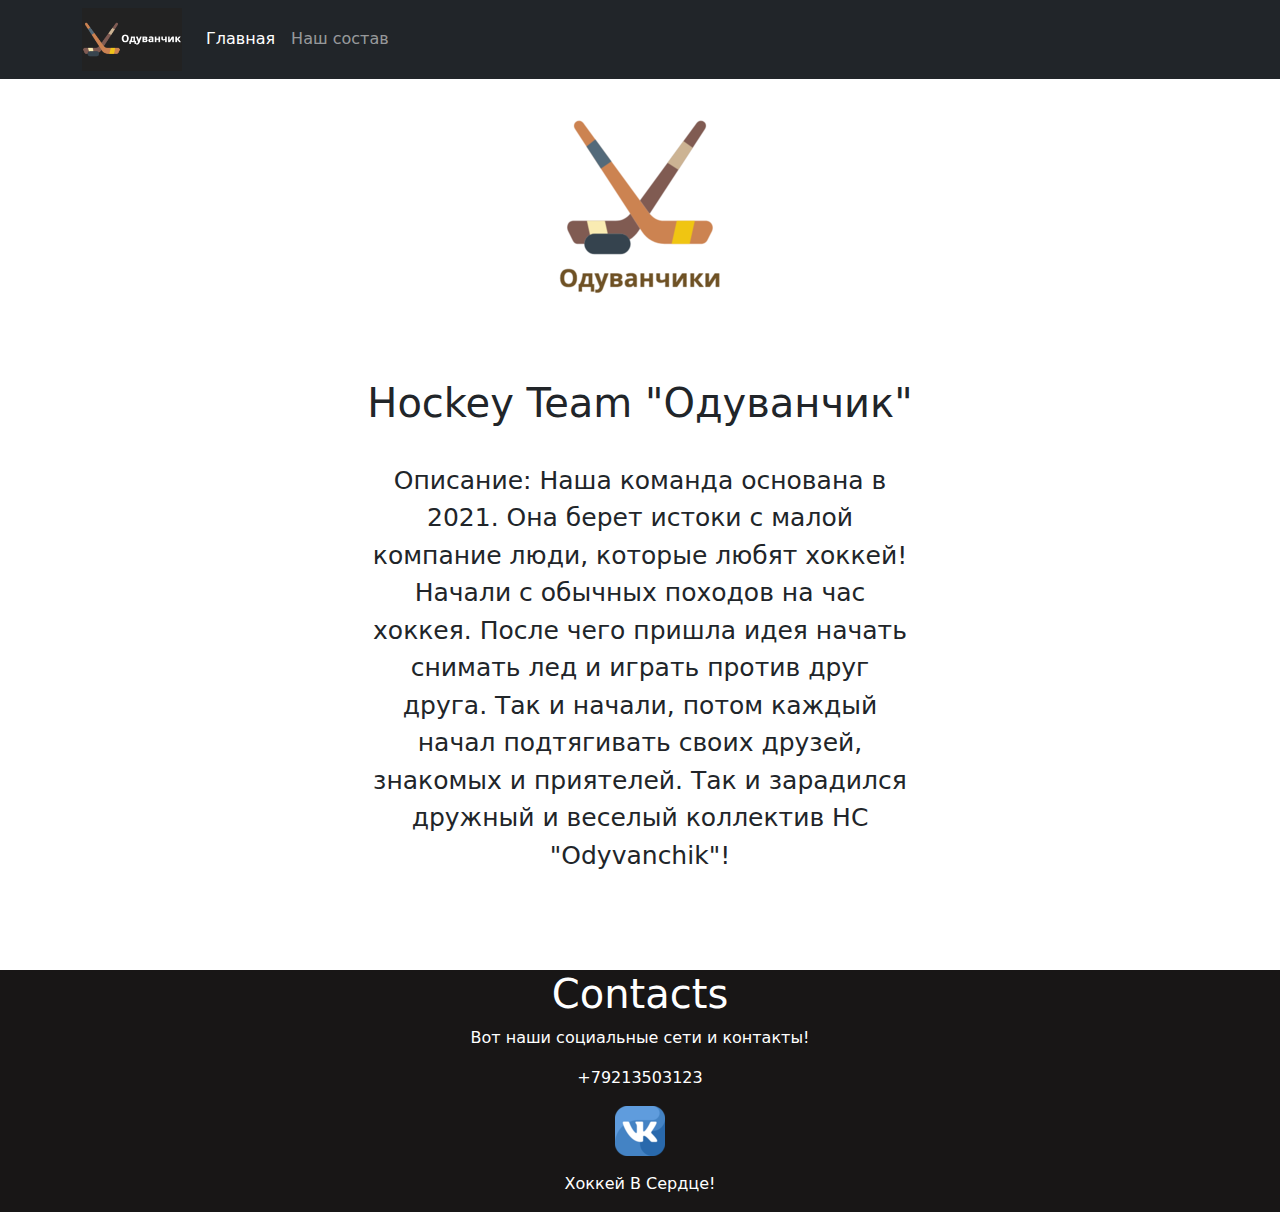
<file: Index.html>
<!DOCTYPE html>
<html lang="en">
  <head>
    <meta charset="UTF-8" />
    <meta http-equiv="X-UA-Compatible" content="IE=edge" />
    <meta name="viewport" content="width=device-width, initial-scale=1.0" />
    <title>Your Site</title>
    <link
      rel="stylesheet"
      href="https://cdn.jsdelivr.net/npm/bootstrap@5.2.2/dist/css/bootstrap.min.css"
    />
    <script src="https://cdn.jsdelivr.net/npm/bootstrap@5.2.2/dist/js/bootstrap.bundle.min.js"></script>
    <link rel="stylesheet" href="Styles.css" />
  </head>
  <body>
    <nav class="navbar navbar-dark navbar-expand-lg bg-dark">
      <div class="container">
        <a class="navbar-brand p-0" href="/">
          <img src="Logo.png" alt="Logo" width="100px" />
        </a>
        <button
          class="navbar-toggler"
          type="button"
          data-bs-toggle="collapse"
          data-bs-target="#navbarSupportedContent"
          aria-controls="navbarSupportedContent"
          aria-expanded="false"
          aria-label="Toggle navigation"
        >
          <span class="navbar-toggler-icon"></span>
        </button>
        <div class="collapse navbar-collapse" id="navbarSupportedContent">
          <ul class="navbar-nav me-auto mb-2 mb-lg-0">
            <li class="nav-item">
              <a class="nav-link active" aria-current="page" href="/"
                >Главная</a
              >
            </li>
            <li class="nav-item">
              <a class="nav-link" href="Index copy.html">Наш состав</a>
            </li>
          </ul>
        </div>
      </div>
    </nav>
    <div class="container text-center">
      <div class="row">
        <div class="col-lg-6 col-md-8 mx-auto">
          <img src="Logo2.png" alt="Logo2" />
          <h1 class="Pa">Hockey Team "Одуванчик"</h1>
          <p class="opi">
            Описание: Наша команда основана в 2021. Она берет истоки с малой
            компание люди, которые любят хоккей! Начали с обычных походов на час
            хоккея. После чего пришла идея начать снимать лед и играть против
            друг друга. Так и начали, потом каждый начал подтягивать своих
            друзей, знакомых и приятелей. Так и зарадился дружный и веселый
            коллектив HC "Odyvanchik"!
          </p>
        </div>
      </div>
    </div>
    <!-- <div>
      <img src="GlavPhoto.jpeg" alt="GlavPhoto" class="GlavPhoto" />
    </div> -->
    <footer class="contact text-center">
      <div class="containerS text-white">
        <div class="contacts-titel">
          <h1 class="titel-1">Contacts</h1>
        </div>
        <div class="contacts-content">
          <p>Вот наши социальные сети и контакты!</p>
        </div>
        <div class="contacts-button text-white">
          <p>+79213503123</p>
        </div>
        <div class="contacts-social">
          <a href="https://vk.com/hcodyvanchiki" target="_blank"
            ><img src="VKS.png" alt="VK"
          /></a>
        </div>
        <div class="contact-footer my-3">
          <p>Хоккей В Сердце!</p>
        </div>
      </div>
    </footer>
  </body>
</html>
</file>
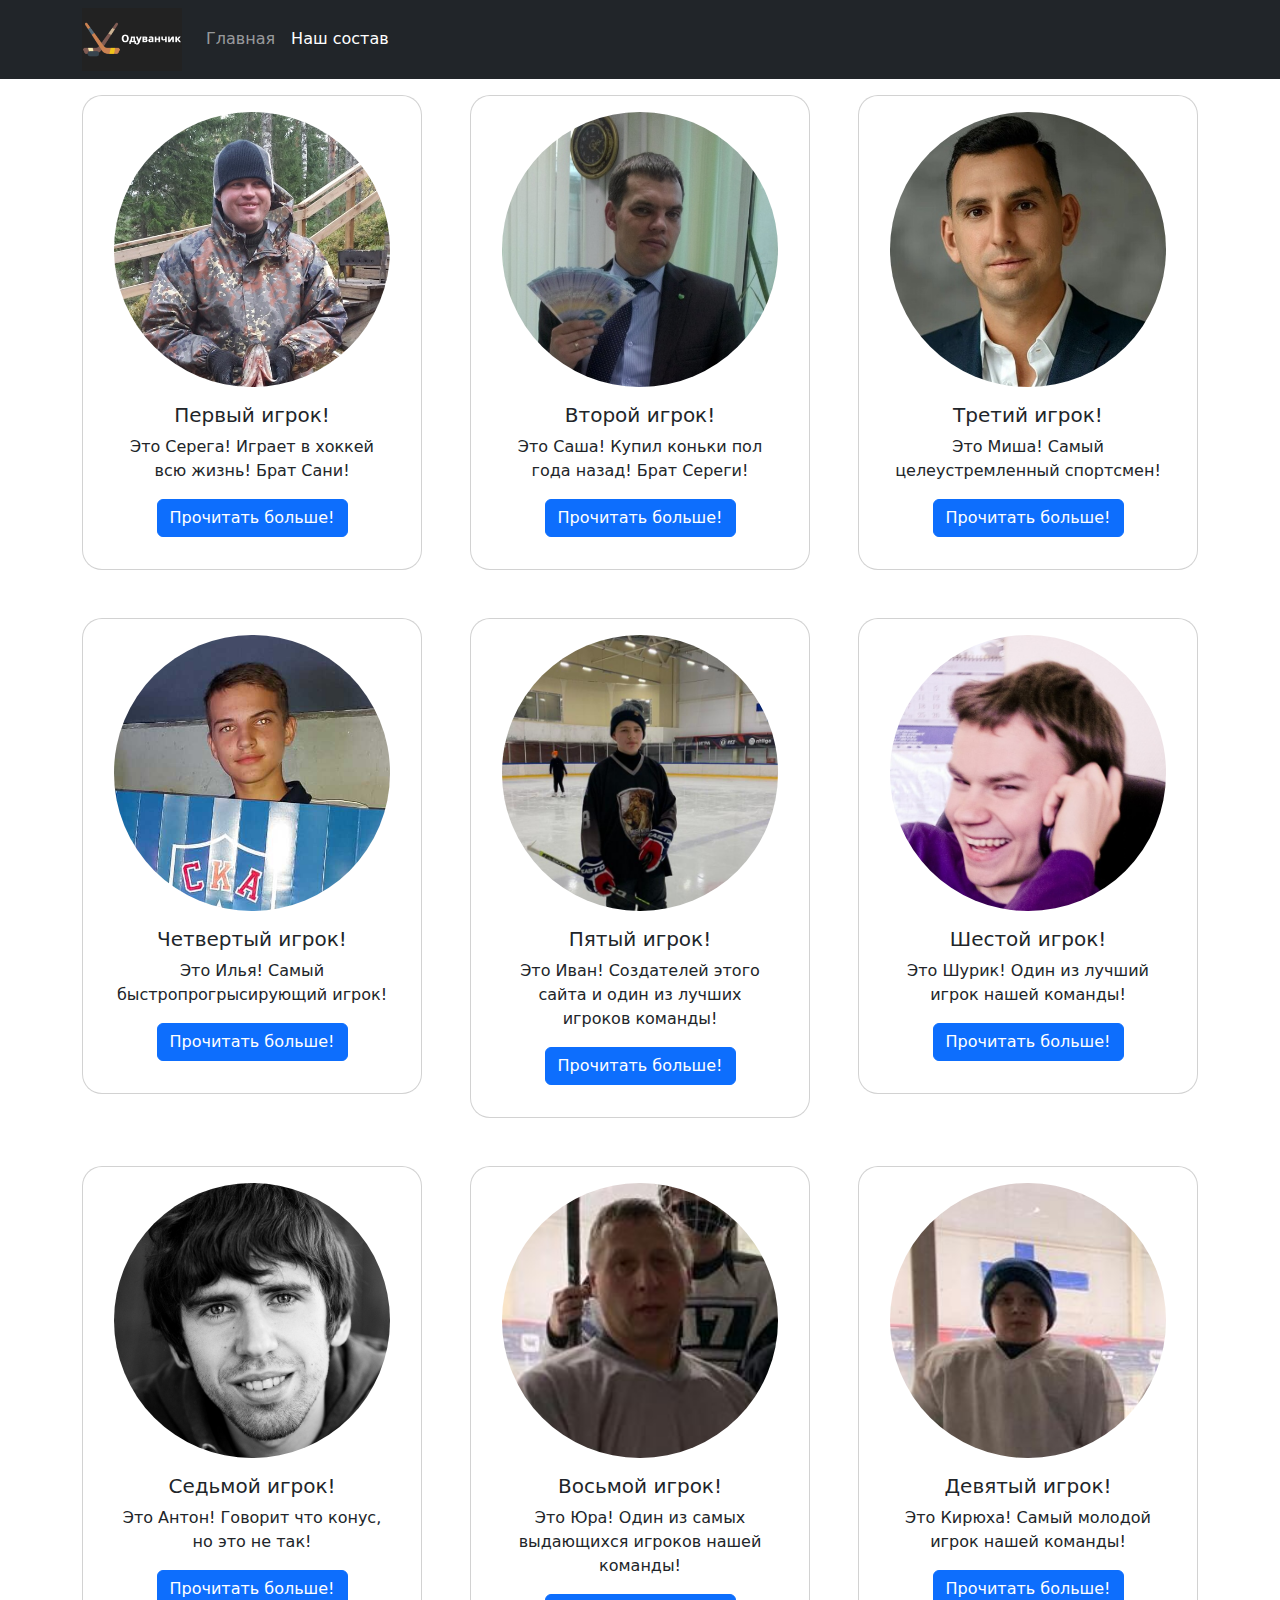
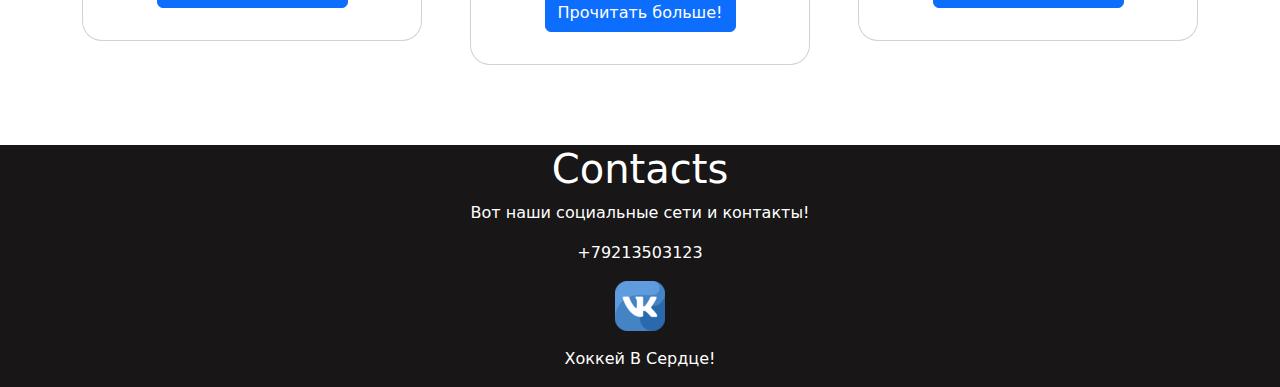
<file: Index copy.html>
<!DOCTYPE html>
<html lang="en">
  <head>
    <meta charset="UTF-8" />
    <meta http-equiv="X-UA-Compatible" content="IE=edge" />
    <meta name="viewport" content="width=device-width, initial-scale=1.0" />
    <title>Sostav</title>
    <link
      rel="stylesheet"
      href="https://cdn.jsdelivr.net/npm/bootstrap@5.2.2/dist/css/bootstrap.min.css"
    />
    <script src="https://cdn.jsdelivr.net/npm/bootstrap@5.2.2/dist/js/bootstrap.bundle.min.js"></script>
    <link rel="stylesheet" href="Styles.css" />
  </head>
  <body>
    <nav class="navbar navbar-dark navbar-expand-lg bg-dark">
      <div class="container">
        <a class="navbar-brand p-0" href="/">
          <img src="Logo.png" alt="Logo" width="100px" />
        </a>
        <button
          class="navbar-toggler"
          type="button"
          data-bs-toggle="collapse"
          data-bs-target="#navbarSupportedContent"
          aria-controls="navbarSupportedContent"
          aria-expanded="false"
          aria-label="Toggle navigation"
        >
          <span class="navbar-toggler-icon"></span>
        </button>
        <div class="collapse navbar-collapse" id="navbarSupportedContent">
          <ul class="navbar-nav me-auto mb-2 mb-lg-0">
            <li class="nav-item">
              <a class="nav-link" aria-current="page" href="/">Главная</a>
            </li>
            <li class="nav-item">
              <a class="nav-link active" href="#">Наш состав</a>
            </li>
          </ul>
        </div>
      </div>
    </nav>

    <div class="container my-3">
      <div class="row row-cols-1 row-cols-md-2 row-cols-lg-3 g-5">
        <div class="col">
          <div class="card">
            <img src="Serega.jpeg" class="card-img-top" alt="..." />
            <div class="card-body">
              <h5 class="card-title">Первый игрок!</h5>
              <p class="card-text">
                Это Серега! Играет в хоккей всю жизнь! Брат Сани!
              </p>
              <a href="#" class="btn btn-primary">Прочитать больше!</a>
            </div>
          </div>
        </div>
        <div class="col">
          <div class="card">
            <img src="Alex1.jpeg" class="card-img-top" alt="..." />
            <div class="card-body">
              <h5 class="card-title">Второй игрок!</h5>
              <p class="card-text">
                Это Саша! Купил коньки пол года назад! Брат Сереги!
              </p>
              <a href="#" class="btn btn-primary">Прочитать больше!</a>
            </div>
          </div>
        </div>
        <div class="col">
          <div class="card">
            <img src="Miha.jpeg" class="card-img-top" alt="..." />
            <div class="card-body">
              <h5 class="card-title">Третий игрок!</h5>
              <p class="card-text">
                Это Миша! Самый целеустремленный спортсмен!
              </p>
              <a href="#" class="btn btn-primary">Прочитать больше!</a>
            </div>
          </div>
        </div>
        <div class="col">
          <div class="card">
            <img src="Ilya.jpeg" class="card-img-top" alt="..." />
            <div class="card-body">
              <h5 class="card-title">Четвертый игрок!</h5>
              <p class="card-text">
                Это Илья! Самый быстропрогрысирующий игрок!
              </p>
              <a href="#" class="btn btn-primary">Прочитать больше!</a>
            </div>
          </div>
        </div>
        <div class="col">
          <div class="card">
            <img src="I.jpeg" class="card-img-top" alt="..." />
            <div class="card-body">
              <h5 class="card-title">Пятый игрок!</h5>
              <p class="card-text">
                Это Иван! Создателей этого сайта и один из лучших игроков
                команды!
              </p>
              <a href="#" class="btn btn-primary">Прочитать больше!</a>
            </div>
          </div>
        </div>
        <div class="col">
          <div class="card">
            <img src="Shurik.jpeg" class="card-img-top" alt="..." />
            <div class="card-body">
              <h5 class="card-title">Шестой игрок!</h5>
              <p class="card-text">
                Это Шурик! Один из лучший игрок нашей команды!
              </p>
              <a href="#" class="btn btn-primary">Прочитать больше!</a>
            </div>
          </div>
        </div>
        <div class="col">
          <div class="card">
            <img src="Anton.jpeg" class="card-img-top" alt="..." />
            <div class="card-body">
              <h5 class="card-title">Седьмой игрок!</h5>
              <p class="card-text">
                Это Антон! Говорит что конус, но это не так!
              </p>
              <a href="#" class="btn btn-primary">Прочитать больше!</a>
            </div>
          </div>
        </div>
        <div class="col">
          <div class="card">
            <img src="Ura1.jpeg" class="card-img-top" alt="..." />
            <div class="card-body">
              <h5 class="card-title">Восьмой игрок!</h5>
              <p class="card-text">
                Это Юра! Один из самых выдающихся игроков нашей команды!
              </p>
              <a href="#" class="btn btn-primary">Прочитать больше!</a>
            </div>
          </div>
        </div>
        <div class="col">
          <div class="card">
            <img src="Kirill.jpeg" class="card-img-top" alt="..." />
            <div class="card-body">
              <h5 class="card-title">Девятый игрок!</h5>
              <p class="card-text">
                Это Кирюха! Самый молодой игрок нашей команды!
              </p>
              <a href="#" class="btn btn-primary">Прочитать больше!</a>
            </div>
          </div>
        </div>
      </div>
    </div>

    <footer class="contact text-center">
      <div class="containerS text-white">
        <div class="contacts-titel">
          <h1 class="titel-1">Contacts</h1>
        </div>
        <div class="contacts-content">
          <p>Вот наши социальные сети и контакты!</p>
        </div>
        <div class="contacts-button text-white">
          <p>+79213503123</p>
        </div>
        <div class="contacts-social">
          <a href="https://vk.com/hcodyvanchiki" target="_blank"
            ><img src="VKS.png" alt="VK"
          /></a>
        </div>
        <div class="contact-footer my-3">
          <p>Хоккей В Сердце!</p>
        </div>
      </div>
    </footer>
  </body>
</html>
</file>
<file: Styles.css>
.Pa {
  margin-top: 50px;
}

.opi {
  margin-top: 35px;
  font-size: 25px;
}

.contact {
  display: flex;
  justify-content: center;
  margin-top: 80px;
  background-color: rgb(24, 22, 22);
}

.contacts-social {
  size: 20px;
}

.card {
  border-radius: 20px;
  text-align: center;
  padding: 1em;
}

.card:hover {
  background-color: rgba(0, 0, 0, 0.1);
}

.card img {
  border-radius: 50%;
  width: 90%;
  margin: auto;
}

/* .GlavPhoto {
  display: flex;
  padding-top: 70px;
  width: 600px;
  margin: auto;
  border-radius: 25px;
} */
</file>
